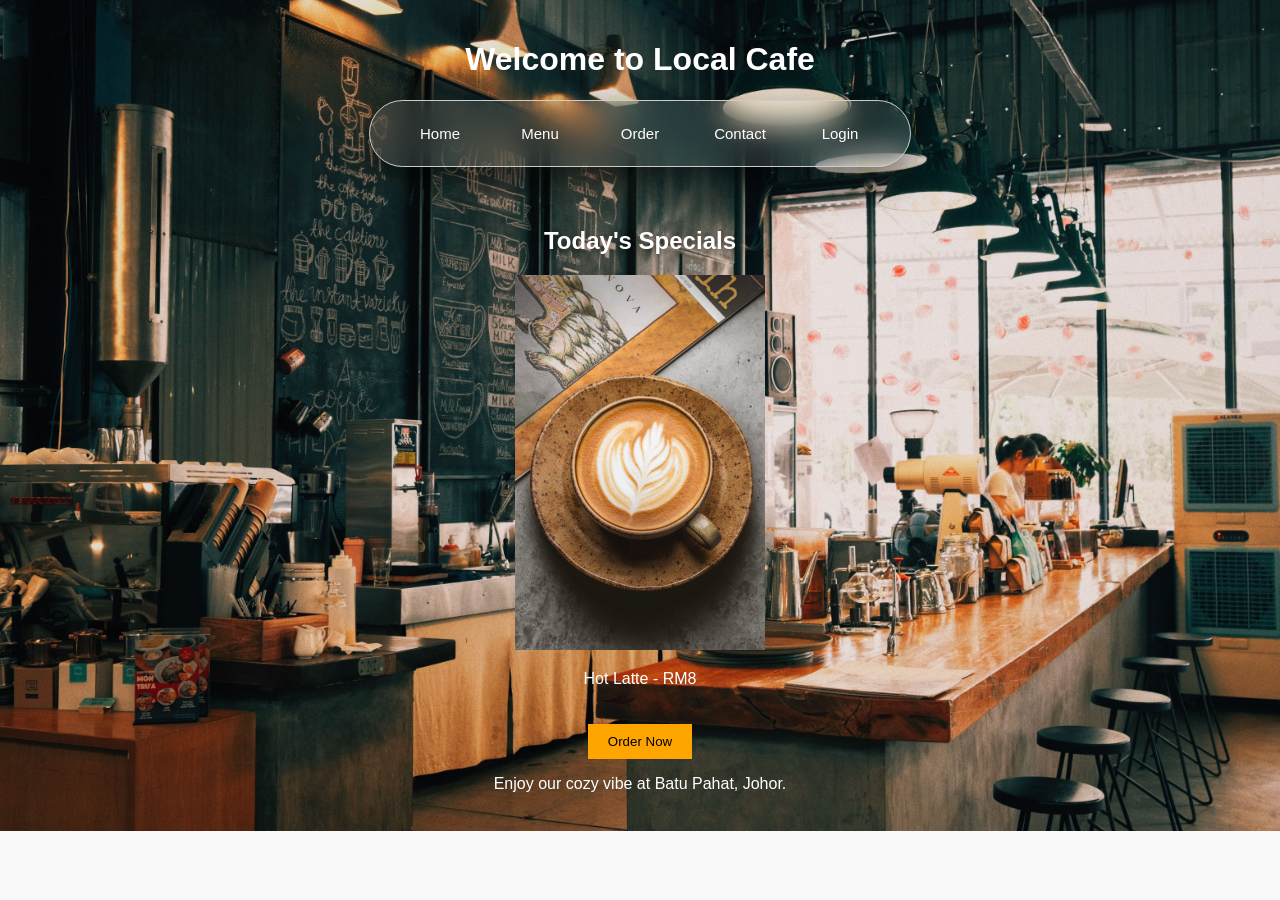
<file: index.html>
<!DOCTYPE html>
<html>
    <head>
        <meta charset="UTF-8">
        <title>Local Cafe</title>
        <link rel="stylesheet" href="style.css">
        <style>
            h1 {color: white;}
            body {background-image: url(coffeeshop.jpg);}
            h2 {color: white;}
            p {color: white;}
        </style>
    </head>
    <body>
        <header>
        <h1>Welcome to Local Cafe</h1>
            <nav class="navbar">
                <ul>
                    <li><a href="index.html">Home</a></li>
                    <li><a href="menu.html">Menu</a></li>
                    <li><a href="order.html">Order</a></li>
                    <li><a href="contact.html">Contact</a></li>
                    <li><a href="login.html">Login</a></li>
                    <li class="indicator"></li>
                </ul>
            </nav>
        </header>
        <div class="container">
            <h2>Today's Specials</h2>
            <img src="hotlatte.jpg" alt="Coffee" width="250">
            <p>Hot Latte - RM8</p>
        </div>
        <a href="menu.html"><button>Order Now</button></a>
        <p>Enjoy our cozy vibe at Batu Pahat, Johor.</p>
    </body>
</html>
</file>
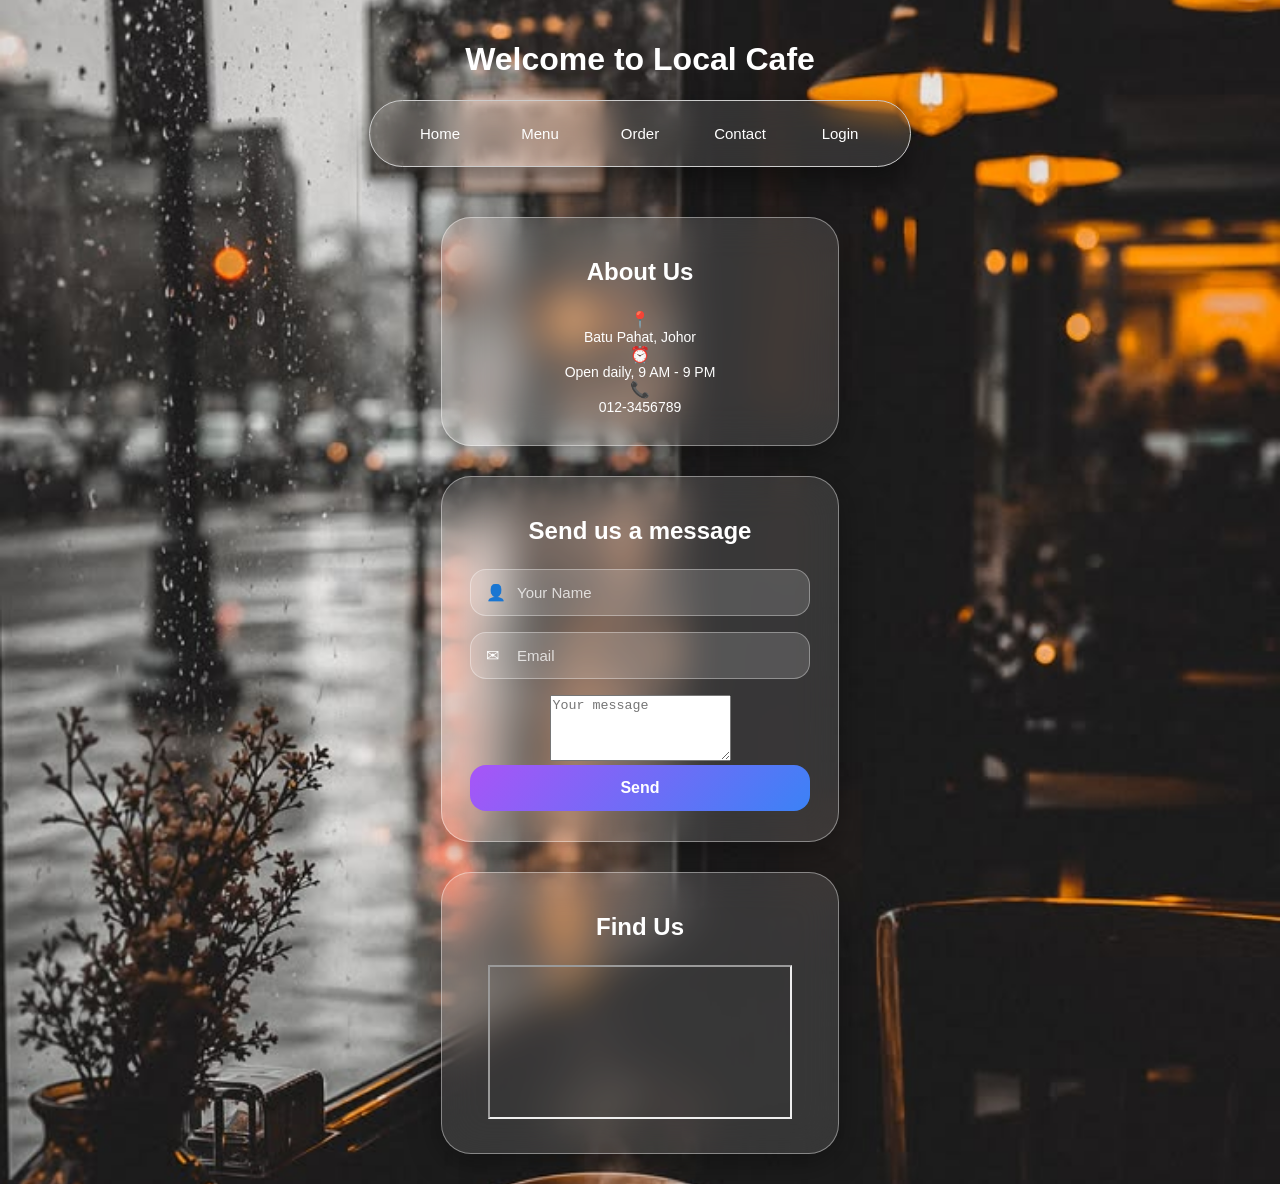
<file: contact.html>
<!DOCTYPE html>
<html lang="en">
    <head>
        <meta charset="UTF-8">
        <title>Contact</title>
        <link rel="stylesheet" href="style.css">
        <style>
            h1 {color: white;}
            body {background-image: url(contact1.jpg);}
        </style>
    </head>
    <body>
        <header>
        <h1>Welcome to Local Cafe</h1>
            <nav class="navbar">
                <ul>
                    <li><a href="index.html">Home</a></li>
                    <li><a href="menu.html">Menu</a></li>
                    <li><a href="order.html">Order</a></li>
                    <li><a href="contact.html">Contact</a></li>
                    <li><a href="login.html">Login</a></li>
                    <li class="indicator"></li>
                </ul>
            </nav>
        </header>

        <div class="contact-wrap">
            <div class="glass-card wide">
                <h2>About Us</h2>
                <div class="info-row"><span class="info-icon">&#x1F4CD;</span><p>Batu Pahat, Johor</p></div>
                <div class="info-row"><span class="info-icon">&#x23F0;</span><p>Open daily, 9 AM - 9 PM</p></div>
                <div class="info-row"><span class="info-icon">&#x1F4DE;</span><p>012-3456789</p></div>
            </div>

            <div class="glass-card wide">
                <h2>Send us a message</h2>
                <form>
                    <div class="input-box">
                        <span class="icon">&#x1F464;</span>
                        <input type="text" name="name" placeholder="Your Name" required>
                    </div>

                    <div class="input-box">
                        <span class="icon">&#x2709;</span>
                        <input type="email" name="email" placeholder="Email" required>
                    </div>

                    <textarea name="message" placeholder="Your message" rows="4" required></textarea>

                    <button type="submit" class="signin-btn">Send</button>
                </form>
            </div>
        </div>

        <div class="glass-card map-card">
            <h2>Find Us</h2>
            <iframe src="https://www.google.com/maps/embed?pb=!1m18!1m12!1m3!1d7975.4631389924325!2d103.07427313918954!3d1.853170165784863!2m3!1f0!2f0!3f0!3m2!1i1024!2i768!4f13.1!3m3!1m2!1s0x31d05fed885005b7%3A0xbb48ab49f8a45993!2sHe%20and%20She%20Coffee%20%40%20UTHM!5e0!3m2!1szh-CN!2smy!4v1791626482616!5m2!1szh-CN!2smy" allowfullscreen="" loading="lazy" referrerpolicy="strict-origin-when-cross-origin"></iframe>
        </div>
    </body>
</html>
</file>
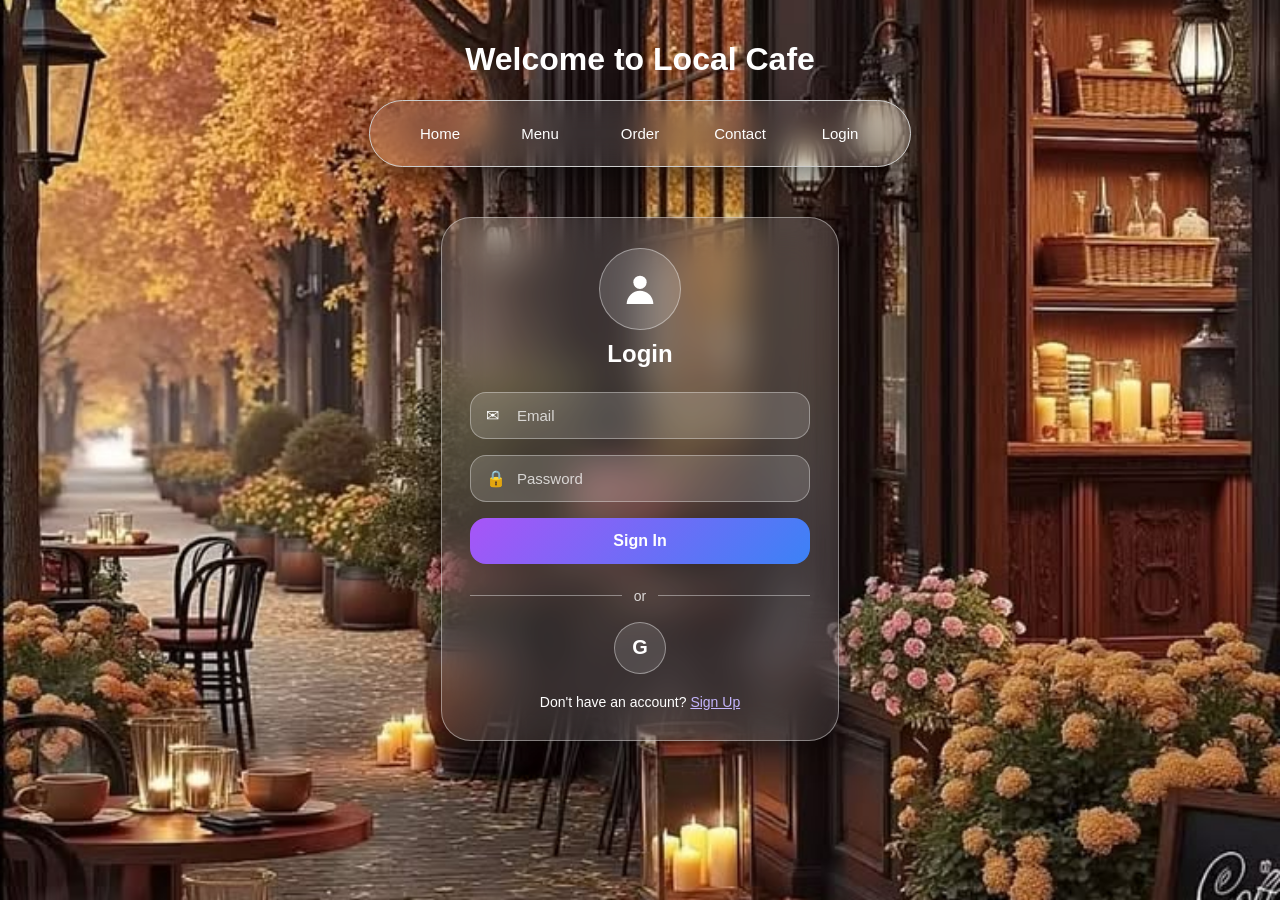
<file: login.html>
<!DOCTYPE html>
<html>
    <head>
        <meta charset="UTF-8">
        <title>Login</title>
        <link rel="stylesheet" href="style.css">
        <style>
            h1 { color: white;}
            body {background-image: url(login2.jpg);}
            body {background-position: center;}
        </style>
    </head>
    <body>
        <header>
        <h1>Welcome to Local Cafe</h1>
            <nav class="navbar">
                <ul>
                    <li><a href="index.html">Home</a></li>
                    <li><a href="menu.html">Menu</a></li>
                    <li><a href="order.html">Order</a></li>
                    <li><a href="contact.html">Contact</a></li>
                    <li><a href="login.html">Login</a></li>
                    <li class="indicator"></li>
                </ul>
            </nav>
        </header>
        <div class="glass-card">
            <div class="avatar">
                <svg width="40" height="40" viewBox="0 0 24 24" fill="white">
                    <circle cx="12" cy="8" r="4"/>
                    <path d="M4 21c0-4.4 3.6-8 8-8s8 3.6 8 8z"/>
                </svg>
            </div>
            <h2>Login</h2>

            <form action="login_process.php" method="POST">
                <div class="input-box">
                    <span class="icon">&#x2709;</span>
                    <input type="email" name="email" placeholder="Email" required>
                </div>

                <div class="input-box">
                    <span class="icon">&#x1F512;</span>
                    <input type="password" name="password" placeholder="Password" required>
                </div>
                <button type="submit" class="signin-btn">Sign In</button>
            </form>

            <div class="divider"><span>or</span></div>

            <div class="social">
                <a href="google_login.php" class="social-btn" title="Continue with Google">G</a>
            </div>

            <p>Don't have an account? <a href="signup.html">Sign Up</a></p>
        </div>
    </body>
</html>
</file>
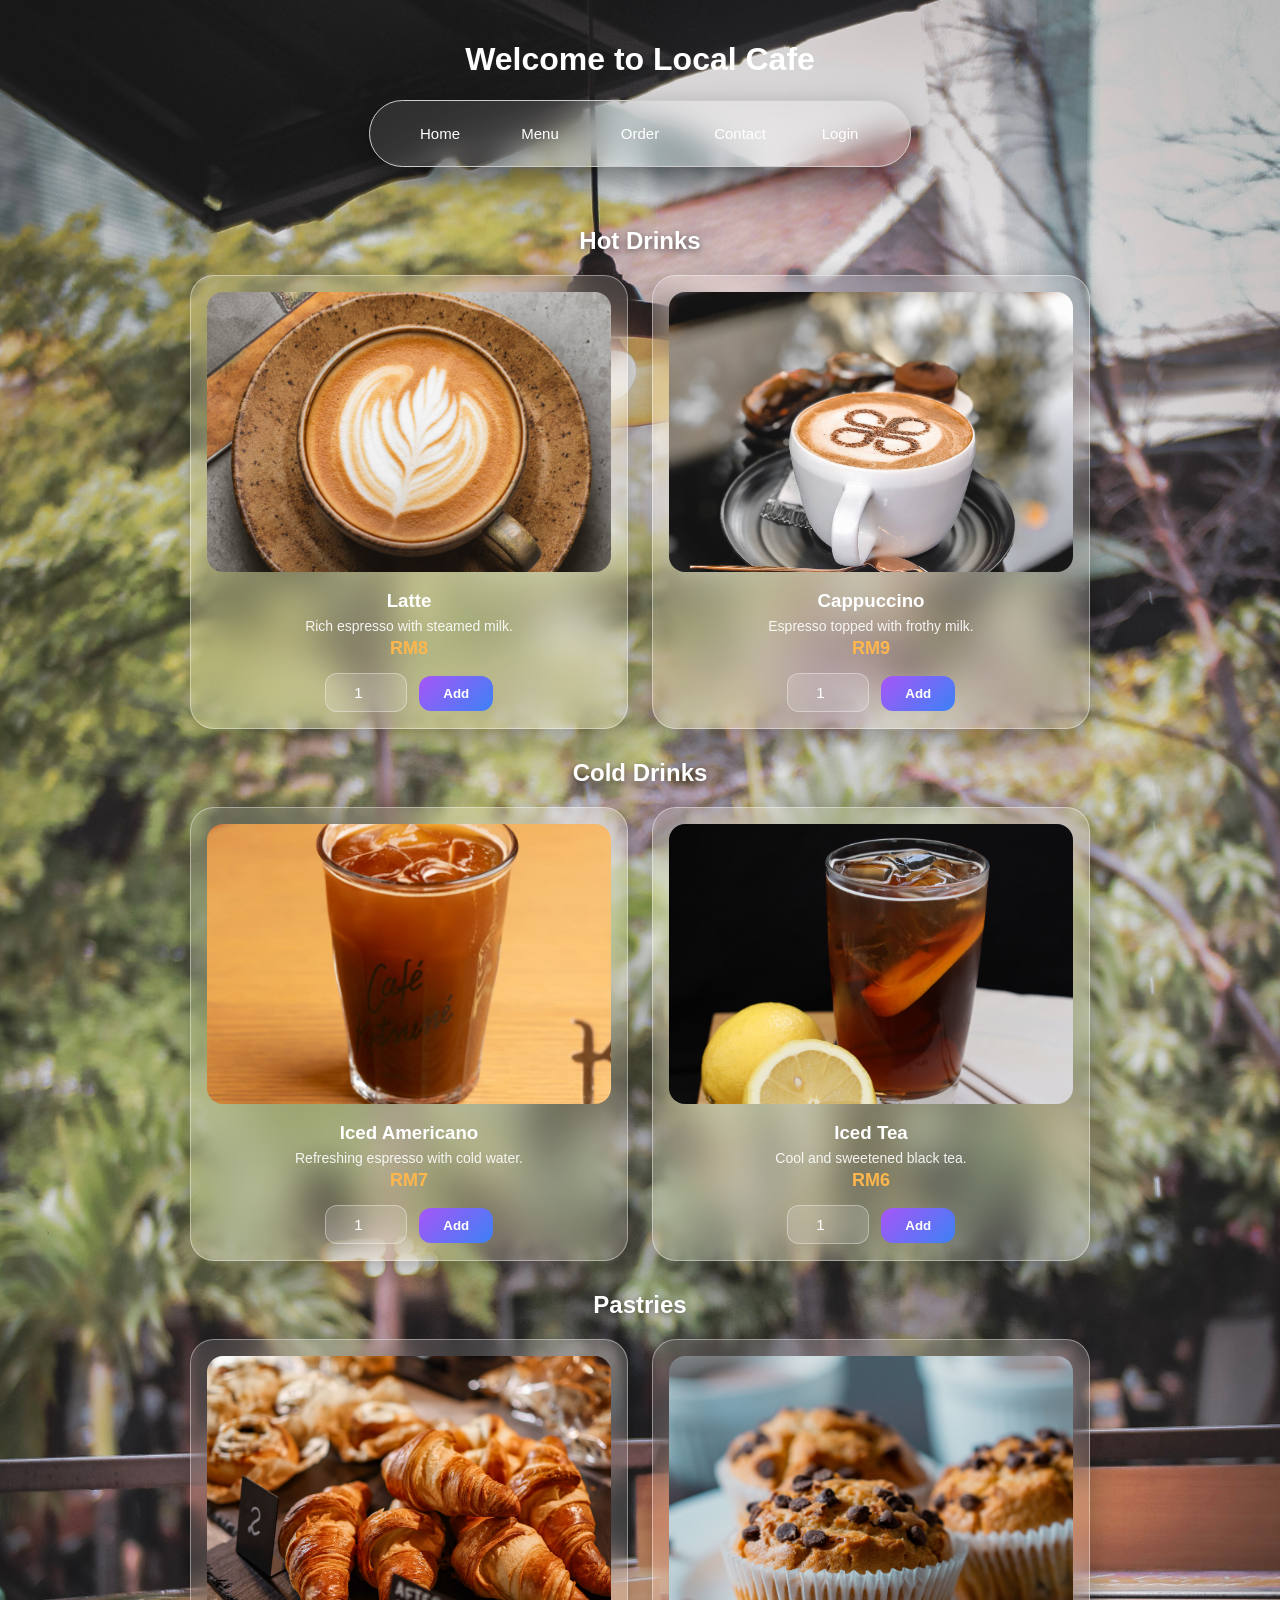
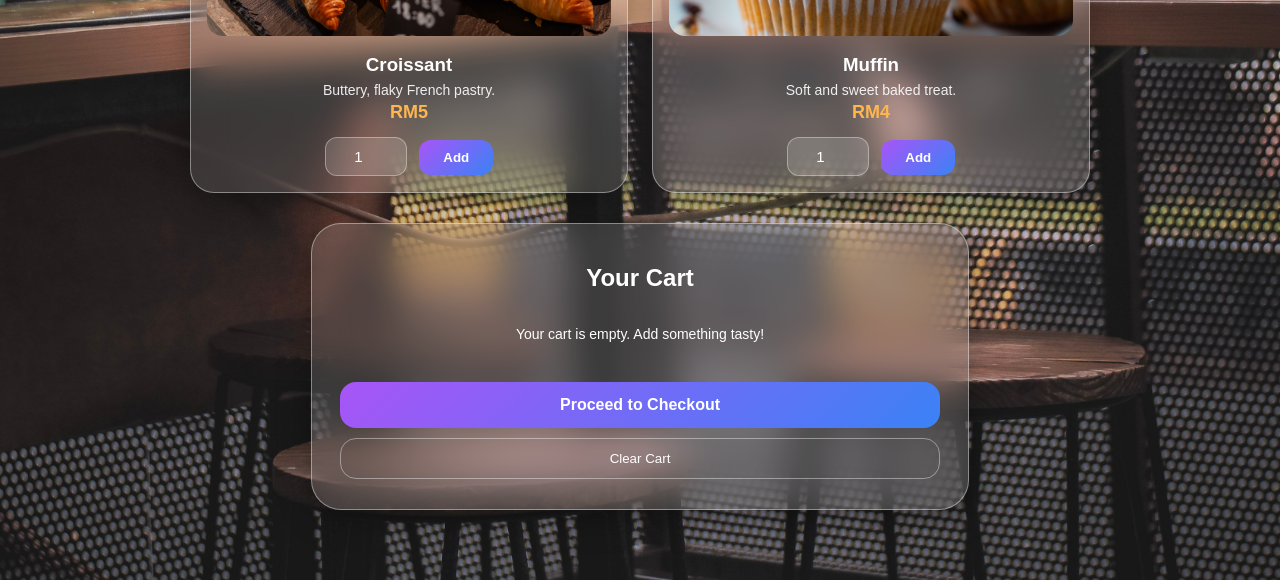
<file: menu.html>
<!DOCTYPE html>
<html lang="en">
    <head>
        <meta charset="UTF-8">
        <title>Menu</title>
        <link rel="stylesheet" href="style.css">
        <style>
            h1 {color: white;}
            body {background-image: url(background2.jpg);}
        </style>
    </head>
    <body>
        <header>
        <h1>Welcome to Local Cafe</h1>
            <nav class="navbar">
                <ul>
                    <li><a href="index.html">Home</a></li>
                    <li><a href="menu.html">Menu</a></li>
                    <li><a href="order.html">Order</a></li>
                    <li><a href="contact.html">Contact</a></li>
                    <li><a href="login.html">Login</a></li>
                    <li class="indicator"></li>
                </ul>
            </nav>
        </header>
        <div class="container">
            <h2>Hot Drinks</h2>
            <div class="menu-grid">
                <div class="menu-item">
                    <img src="hotlatte.jpg" alt="Latte">
                    <h3>Latte</h3>
                    <p>Rich espresso with steamed milk.</p>
                    <p><strong>RM8</strong></p>
                    <input type="number" id="latteQty" min="1" value="1">
                    <button onclick="addToCart('Latte',8,document.getElementById('latteQty').value)">Add</button>
                </div>
                <div class="menu-item">
                    <img src="hotcappuccino.jpg" alt="Cappuccino">
                    <h3>Cappuccino</h3>
                    <p>Espresso topped with frothy milk.</p>
                    <p><strong>RM9</strong></p>
                    <input type="number" id="cappuccinoQty" min="1" value="1">
                    <button onclick="addToCart('Cappuccino',9,document.getElementById('cappuccinoQty').value)">Add</button>
                </div>
            </div>

            <h2>Cold Drinks</h2>
            <div class="menu-grid">
                <div class="menu-item">
                    <img src="icedamericano.png" alt="Iced Americano">
                    <h3>Iced Americano</h3>
                    <p>Refreshing espresso with cold water.</p>
                    <p><strong>RM7</strong></p>
                    <input type="number" id="americanoQty" min="1" value="1">
                    <button onclick="addToCart('Iced Americano',7,document.getElementById('americanoQty').value)">Add</button>
                </div>
                    <div class="menu-item">
                    <img src="icedtea.jpg" alt="Iced Tea">
                    <h3>Iced Tea</h3>
                    <p>Cool and sweetened black tea.</p>
                    <p><strong>RM6</strong></p>
                    <input type="number" id="icedteaQty" min="1" value="1">
                    <button onclick="addToCart('Iced Tea',6,document.getElementById('icedteaQty').value)">Add</button>
                </div>
            </div>

            <h2>Pastries</h2>
            <div class="menu-grid">
                <div class="menu-item">
                    <img src="croissant.jpg" alt="Croissant">
                    <h3>Croissant</h3>
                    <p>Buttery, flaky French pastry.</p>
                    <p><strong>RM5</strong></p>
                    <input type="number" id="croissantQty" min="1" value="1">
                    <button onclick="addToCart('Croissant',5,document.getElementById('croissantQty').value)">Add</button>
                </div>
                <div class="menu-item">
                    <img src="muffin.jpg" alt="Muffin">
                    <h3>Muffin</h3>
                    <p>Soft and sweet baked treat.</p>
                    <p><strong>RM4</strong></p>
                    <input type="number" id="muffinQty" min="1" value="1">
                    <button onclick="addToCart('Muffin',4,document.getElementById('muffinQty').value)">Add</button>
                </div>
            </div>
            <div class="glass-card cart-card">
                <h2>Your Cart</h2>
                <div id="cartSummary"></div>
                <button class="signin-btn" onclick="goToOrder()">Proceed to Checkout</button>
                <button class="clear-btn" onclick="clearCart()">Clear Cart</button>
            </div>
        </div>
        <script>
            let cart = [];

            function addToCart(name, price, qty) {
            qty = parseInt(qty) || 1;
            const existing = cart.find(item => item.name === name);
            if (existing) {
                existing.qty += qty;
            } else {
                cart.push({ name, price, qty });
            }
            updateCart();
            }

            function changeQty(index, delta) {
                cart[index].qty += delta;
                if (cart[index].qty < 1) {
                    cart.splice(index, 1);
                }
                updateCart();
            }

            function removeItem(index) {
                cart.splice(index, 1);
                updateCart();
            }

            function clearCart() {
                cart = [];
                updateCart();
            }

            function updateCart() {
                const summary = document.getElementById("cartSummary");
                if (cart.length === 0) {
                    summary.innerHTML = '<p class="cart-empty">Your cart is empty. Add something tasty!</p>';
                    return;
                }

                let html = "";
                let total = 0;
                cart.forEach((item, i) => {
                    const itemTotal = item.price * item.qty;
                    total += itemTotal;
                    html += `
                        <div class="cart-row">
                            <span class="cart-name">${item.name}</span>
                            <div class="qty-control">
                                <button class="qty-btn" onclick="changeQty(${i}, -1)">&minus;</button>
                                <span>${item.qty}</span>
                                <button class="qty-btn" onclick="changeQty(${i}, 1)">+</button>
                            </div>
                            <span class="cart-price">RM${itemTotal}</span>
                            <button class="remove-btn" onclick="removeItem(${i})" title="Remove">&#x2715;</button>
                        </div>`;
                });
                html += `<div class="order-total">Total: RM${total}</div>`;
                summary.innerHTML = html;
            }

            function goToOrder() {
                if (cart.length === 0) {
                    alert("Your cart is empty. Please add an item first.");
                    return;
                }
                const items = encodeURIComponent(JSON.stringify(cart));
                const total = cart.reduce((sum, i) => sum + i.price * i.qty, 0);
                window.location.href = `order.html?items=${items}&total=RM${total}`;
            }

            updateCart();
        </script>
    </body>
</html>
</file>
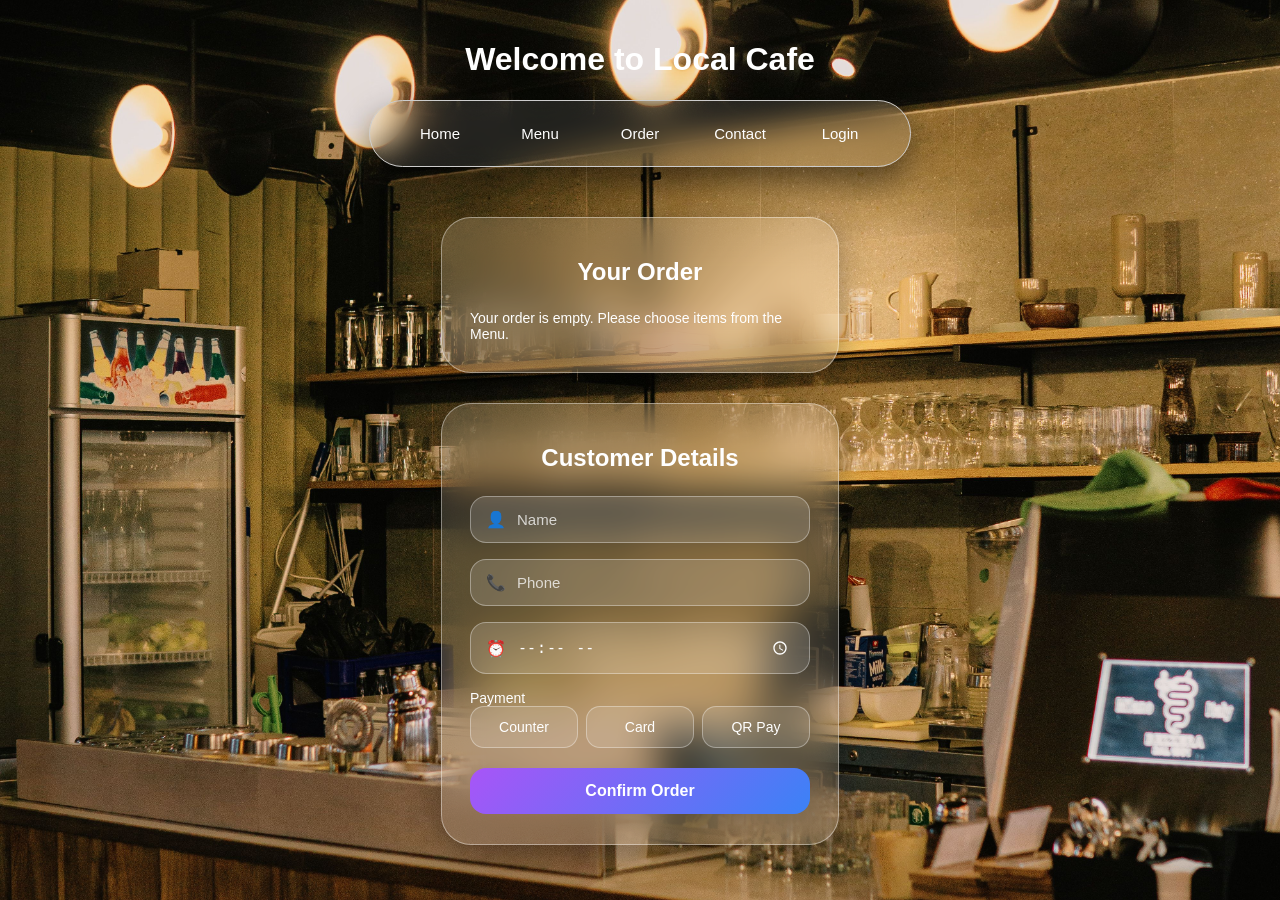
<file: order.html>
<!DOCTYPE html>
<html lang="en">
    <head>
        <meta charset="UTF-8">
        <title>Order</title>
        <link rel="stylesheet" href="style.css">
        <style>
            h1 {color: white;}
            h2 {color: white;}
            form {color: white;}
            body {background-image: url(orderbackground.jpg);}
        </style>
    </head>
    <body>
        <header>
        <h1>Welcome to Local Cafe</h1>
            <nav class="navbar">
                <ul>
                    <li><a href="index.html">Home</a></li>
                    <li><a href="menu.html">Menu</a></li>
                    <li><a href="order.html">Order</a></li>
                    <li><a href="contact.html">Contact</a></li>
                    <li><a href="login.html">Login</a></li>
                    <li class="indicator"></li>
                </ul>
            </nav>
        </header>
        <div class="contact-wrap">
            <div class="glass-card wide">
                <h2>Your Order</h2>
                <div id="orderSummary" class="order-summary"></div>
            </div>

            <div class="glass-card wide">
                <h2>Customer Details</h2>
                <form action="receipt.html" method="GET">
                    <div class="input-box">
                        <span class="icon">&#x1F464;</span>
                        <input type="text" name="name" placeholder="Name" required>
                    </div>

                    <div class="input-box">
                        <span class="icon">&#x1F4DE;</span>
                        <input type="tel" name="phone" placeholder="Phone" required>
                    </div>

                    <div class="input-box">
                        <span class="icon">&#x23F0;</span>
                        <input type="time" name="pickup" title="Pickup time">
                    </div>

                    <p class="field-label">Payment</p>
                    <div class="payment-options">
                        <label class="pay-option">
                            <input type="radio" name="payment" value="counter" required>
                            <span>Counter</span>
                        </label>
                        <label class="pay-option">
                            <input type="radio" name="payment" value="card">
                            <span>Card</span>
                        </label>
                        <label class="pay-option">
                            <input type="radio" name="payment" value="qr">
                            <span>QR Pay</span>
                        </label>
                    </div>

                    <input type="hidden" name="items" id="itemsInput">
                    <input type="hidden" name="total" id="totalInput">

                    <button type="submit" class="signin-btn">Confirm Order</button>
                </form>
            </div>
        </div>

        <script>
            const params = new URLSearchParams(window.location.search);
            const items = JSON.parse(params.get("items") || "[]");
            const total = params.get("total") || "";

            let summary = "";
            if (items.length === 0) {
                summary = "<p>Your order is empty. Please choose items from the Menu.</p>";
            } else {
                items.forEach(item => {
                    summary += `<div class="order-row"><span>${item.name} x ${item.qty}</span><span>RM${item.price * item.qty}</span></div>`;
                });
                summary += `<div class="order-total">${total}</div>`;
            }
            document.getElementById("orderSummary").innerHTML = summary;

            document.getElementById("itemsInput").value = JSON.stringify(items);
            document.getElementById("totalInput").value = total;
        </script>
    </body>
</html>
</file>
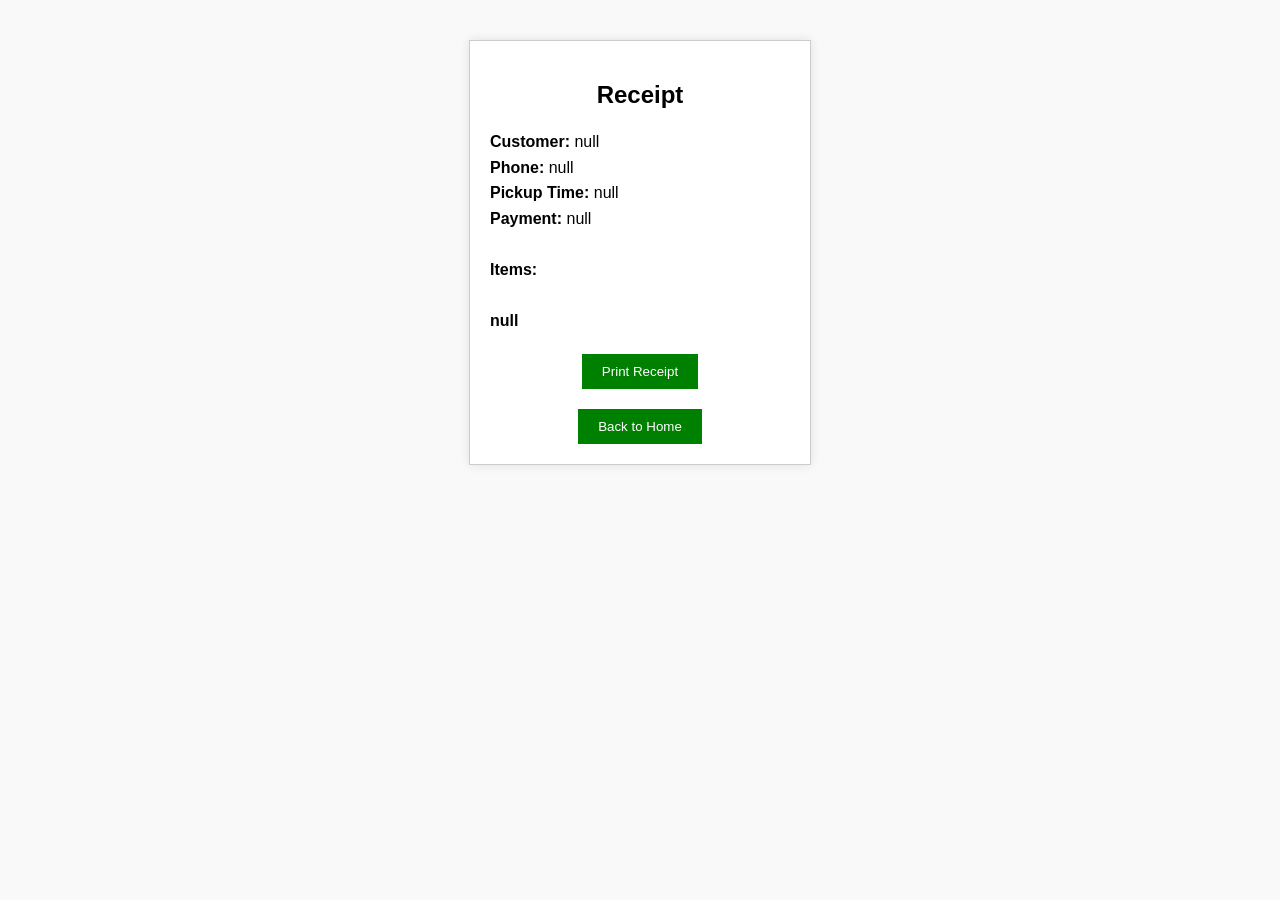
<file: receipt.html>
<!DOCTYPE html>
<html>
    <head>
        <meta charset="UTF-8">
        <title>Receipt</title>
        <style>
            body { font-family: Arial, sans-serif; background: #f9f9f9;}
            .receipt { 
                border: 1px solid #ccc; 
                background: #fff;
                padding: 20px; 
                width: 300px;
                margin: 40px auto;
                box-shadow: 0 0 10px rgba(0, 0, 0, 0.1);
            }
            h2 { text-align: center; margin-bottom: 20px;}
            #details { line-height: 1.6; }
            button {
                display: block;
                margin: 20px auto 0;
                padding: 10px 20px;
                background: green;
                color: white;
                border: none;
                cursor: pointer;
            }
            button:hover {background: darkgreen;}
        </style>
    </head>
    <body>
        <div class="receipt">
            <h2>Receipt</h2>
            <div id="details"></div>
            <div class="button">
                <button onclick="window.print()">Print Receipt</button>
                <button class="back-btn" onclick="window.location.href='index.html'">Back to Home</button>
            </div>
        </div>

    <script>
        const params = new URLSearchParams(window.location.search);
        const items = JSON.parse(params.get("items")||"[]");

        let html = "<strong>Customer:</strong> " + params.get("name") + "<br>";
        html += "<strong>Phone:</strong> " + params.get("phone") + "<br>";
        html += "<strong>Pickup Time:</strong> " + params.get("pickup") + "<br>";
        html += "<strong>Payment:</strong> " + params.get("payment") + "<br><br>";

        html += "<strong>Items:</strong><br>";
        items.forEach(item => {
            html += `${item.name} x ${item.qty} = RM${item.price * item.qty}<br>`;
        });

        html += "<br><strong>" + params.get("total") + "</strong>";

        document.getElementById("details").innerHTML = html;
        </script>
    </body>
</html>
</file>
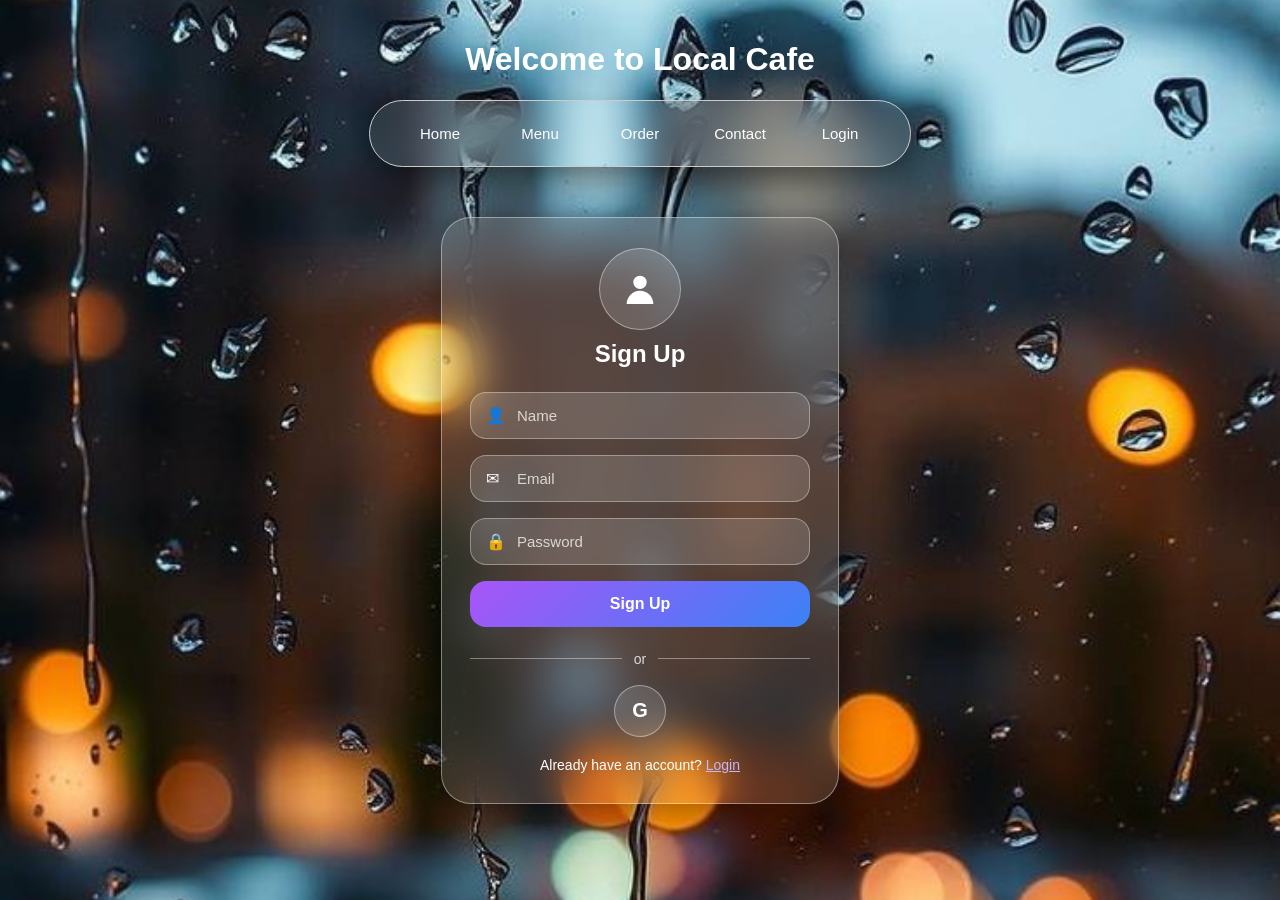
<file: signup.html>
<!DOCTYPE html>
<html lang="en">
    <head>
        <meta charset="UTF-8">
        <title>Sign Up</title>
        <link rel="stylesheet" href="style.css">
        <style>
            h1 {color: white;}
            body {background-image: url(signup2.jpg);}
            body {background-position: center -300px;}
        </style>
    </head>
    <body>
        <header>
        <h1>Welcome to Local Cafe</h1>
            <nav class="navbar">
                <ul>
                    <li><a href="index.html">Home</a></li>
                    <li><a href="menu.html">Menu</a></li>
                    <li><a href="order.html">Order</a></li>
                    <li><a href="contact.html">Contact</a></li>
                    <li><a href="login.html">Login</a></li>
                    <li class="indicator"></li>
                </ul>
            </nav>
        </header>
        <div class="glass-card">
            <div class="avatar">
                <svg width="40" height="40" viewBox="0 0 24 24" fill="white">
                    <circle cx="12" cy="8" r="4"/>
                    <path d="M4 21c0-4.4 3.6-8 8-8s8 3.6 8 8z"/>
                </svg>
            </div>
            <h2>Sign Up</h2>

            <form action="signup_process.php" method="POST">
                <div class="input-box">
                    <span class="icon">&#x1F464;</span>
                    <input type="text" name="name" placeholder="Name" required>
                </div>

                <div class="input-box">
                    <span class="icon">&#x2709;</span>
                    <input type="email" name="email" placeholder="Email" required>
                </div>

                <div class="input-box">
                    <span class="icon">&#x1F512;</span>
                    <input type="password" name="password" placeholder="Password" required>
                </div>

                <button type="submit" class="signin-btn">Sign Up</button>
            </form>

            <div class="divider"><span>or</span></div>

            <div class="social">
                <a href="google_login.php" class="social-btn" title="Continue with Google">G</a>
            </div>

            <p>Already have an account? <a href="login.html">Login</a></p>
        </div>
    </body>
</html>
</file>
<file: style.css>
body {
  font-family: Arial, sans-serif;
  text-align: center;
  margin: 0;
  background: #f9f9f9;
  background-image: url("images/background.jpg"); /* path to your image */
  background-size: cover;       /* make the image fill the screen */
  background-repeat: no-repeat; /* prevent tiling */
  background-position: center;  /* center the image */
}
header {
  color: white;
  padding: 20px 0;
  text-align: center;
}
.navbar{
  position: relative;
  display: inline-block;
  padding: 12px 20px;
  background: rgba(255, 255, 255, 0.1);
  border-radius: 60px;
  backdrop-filter: blur(15px);
  box-shadow: 0 15px 35px rgba(0, 0, 0, 0.5);
  border: 0.5px solid #ccc;
}
.navbar ul{
  position: relative;
  display: flex;
  list-style: none;
  margin: 0;
  padding: 0;
}
.navbar li{
  position: relative;
  width: 100px;
  text-align: center;
  z-index: 2;
}
.navbar a{
  display: block;
  padding: 12px 0;
  color: white;
  text-decoration: none;
  font-size: 15px;
}
.navbar .indicator{
  position: absolute;
  top: 0;
  left: 0;
  height: 100%;
  border-radius: 40px;
  background: linear-gradient(135deg, #ff9800, #ff5722);
  box-shadow: 0 0 20px rgba(255, 152, 0, 0.6);
  z-index: 1;
  opacity: 0;
  transition: transform 0.4s ease, opacity 0.3s ease;
}

.navbar li:nth-child(1):hover ~ .indicator { transform: translateX(0);     opacity: 1; }
.navbar li:nth-child(2):hover ~ .indicator { transform: translateX(100px); opacity: 1; }
.navbar li:nth-child(3):hover ~ .indicator { transform: translateX(200px); opacity: 1; }
.navbar li:nth-child(4):hover ~ .indicator { transform: translateX(300px); opacity: 1; }
.navbar li:nth-child(5):hover ~ .indicator { transform: translateX(400px); opacity: 1; }

.container {
  max-width: 900px;
  margin: auto;
  padding: 20px;
}
button {
  background: orange;
  border: none;
  padding: 10px 20px;
  cursor: pointer;
}
button:hover {
  background: darkorange;
}

.glass-card {
  max-width: 340px;
  margin: 30px auto;
  padding: 30px 28px;
  background: rgba(255, 255, 255, 0.12);
  border: 1.5px solid rgba(255, 255, 255, 0.4);
  border-radius: 30px;
  backdrop-filter: blur(20px);
  -webkit-backdrop-filter: blur(20px);
  box-shadow: 0 8px 32px rgba(0, 0, 0, 0.35);
  color: white;
}

.glass-card h2 {
  color: white;
  margin: 10px 0 24px;
}

.avatar {
  width: 80px;
  height: 80px;
  margin: 0 auto;
  display: flex;
  align-items: center;
  justify-content: center;
  border-radius: 50%;
  background: rgba(255, 255, 255, 0.15);
  border: 1px solid rgba(255, 255, 255, 0.4);
}

.glass-card input {
  width: 100%;
  box-sizing: border-box;
  padding: 14px 18px;
  margin-bottom: 16px;
  background: rgba(255, 255, 255, 0.15);
  border: 1px solid rgba(255, 255, 255, 0.35);
  border-radius: 16px;
  color: white;
  font-size: 15px;
  outline: none;
}

.glass-card input::placeholder {
  color: rgba(255, 255, 255, 0.75);
}

.glass-card input:focus {
  border-color: white;
  background: rgba(255, 255, 255, 0.22);
}

.glass-card .signin-btn {
  width: 100%;
  padding: 14px;
  border-radius: 16px;
  background: linear-gradient(135deg, #a855f7, #3b82f6);
  color: white;
  font-size: 16px;
  font-weight: bold;
  transition: transform 0.2s ease, box-shadow 0.2s ease;
}

.glass-card .signin-btn:hover {
  background: linear-gradient(135deg, #b46cf8, #5a9bf8);
  transform: translateY(-2px);
  box-shadow: 0 8px 20px rgba(59, 130, 246, 0.5);
}

.divider {
  display: flex;
  align-items: center;
  gap: 12px;
  margin: 24px 0 18px;
  color: rgba(255, 255, 255, 0.8);
  font-size: 14px;
}

.divider::before,
.divider::after {
  content: "";
  flex: 1;
  height: 1px;
  background: rgba(255, 255, 255, 0.4);
}

.social {
  display: flex;
  justify-content: center;
  gap: 16px;
  margin-bottom: 20px;
}

.social-btn {
  width: 50px;
  height: 50px;
  display: flex;
  align-items: center;
  justify-content: center;
  border-radius: 50%;
  background: rgba(255, 255, 255, 0.12);
  border: 1px solid rgba(255, 255, 255, 0.4);
  color: white;
  font-size: 20px;
  font-weight: bold;
  text-decoration: none;
  transition: background 0.2s ease;
}

.social-btn:hover {
  background: rgba(255, 255, 255, 0.28);
}

.glass-card p {
  color: white;
  margin: 0;
  font-size: 14px;
}

.glass-card p a {
  color: #c4b5fd;
}

.input-box {
  position: relative;
  margin-bottom: 16px;
}

.input-box .icon {
  position: absolute;
  left: 16px;
  top: 50%;
  transform: translateY(-50%);
  font-size: 16px;
  pointer-events: none;
}

.input-box input {
  padding-left: 46px;
  margin-bottom: 0;
}

.order-summary {
  text-align: left;
}

.order-row {
  display: flex;
  justify-content: space-between;
  gap: 12px;
  padding: 12px 0;
  border-bottom: 1px solid rgba(255, 255, 255, 0.25);
  font-size: 15px;
}

.order-total {
  margin-top: 16px;
  padding: 12px 16px;
  text-align: right;
  font-weight: bold;
  font-size: 17px;
  background: rgba(255, 255, 255, 0.15);
  border: 1px solid rgba(255, 255, 255, 0.35);
  border-radius: 16px;
}

.field-label {
  text-align: left;
  margin: 4px 0 10px;
  font-size: 14px;
  color: rgba(255, 255, 255, 0.85);
}

.payment-options {
  display: flex;
  gap: 8px;
  margin-bottom: 20px;
}

.pay-option {
  flex: 1;
  cursor: pointer;
}

.glass-card .pay-option input {
  position: absolute;
  opacity: 0;
  width: 1px;
  height: 1px;
  margin: 0;
  padding: 0;
}

.pay-option span {
  display: block;
  padding: 12px 6px;
  font-size: 14px;
  background: rgba(255, 255, 255, 0.12);
  border: 1px solid rgba(255, 255, 255, 0.35);
  border-radius: 14px;
  transition: background 0.2s ease;
}

.pay-option:hover span {
  background: rgba(255, 255, 255, 0.25);
}

.pay-option input:checked + span {
  background: linear-gradient(135deg, #a855f7, #3b82f6);
  border-color: white;
  font-weight: bold;
}

.glass-card input[type="time"] {
  color-scheme: dark;
}

.container h2 {
  color: white;
  text-shadow: 0 2px 8px rgba(0, 0, 0, 0.6);
}

/* Menu cards */
.menu-grid {
  display: grid;
  grid-template-columns: repeat(auto-fit, minmax(250px, 1fr));
  gap: 24px;
  margin-bottom: 30px;
}

.menu-item {
  padding: 16px;
  background: rgba(255, 255, 255, 0.12);
  border: 1.5px solid rgba(255, 255, 255, 0.4);
  border-radius: 24px;
  backdrop-filter: blur(20px);
  -webkit-backdrop-filter: blur(20px);
  box-shadow: 0 8px 32px rgba(0, 0, 0, 0.35);
  color: white;
  text-align: center;
  transition: transform 0.25s ease, box-shadow 0.25s ease;
}

.menu-item:hover {
  transform: translateY(-6px);
  box-shadow: 0 14px 36px rgba(0, 0, 0, 0.5);
}

.menu-item img {
  width: 100%;
  height: 280px;
  object-fit: cover;
  border-radius: 16px;
}

.menu-item h3 {
  margin: 14px 0 6px;
  color: white;
}

.menu-item p {
  margin: 4px 0;
  color: rgba(255, 255, 255, 0.9);
  font-size: 14px;
}

.menu-item p strong {
  font-size: 18px;
  color: #ffb74d;
}

.menu-item input[type="number"] {
  width: 60px;
  padding: 10px;
  margin: 10px 8px 0 0;
  text-align: center;
  background: rgba(255, 255, 255, 0.15);
  border: 1px solid rgba(255, 255, 255, 0.35);
  border-radius: 12px;
  color: white;
  font-size: 15px;
  outline: none;
}

.menu-item button {
  padding: 10px 24px;
  border-radius: 12px;
  background: linear-gradient(135deg, #a855f7, #3b82f6);
  color: white;
  font-weight: bold;
  transition: transform 0.2s ease, box-shadow 0.2s ease;
}

.menu-item button:hover {
  background: linear-gradient(135deg, #b46cf8, #5a9bf8);
  transform: translateY(-2px);
  box-shadow: 0 6px 16px rgba(59, 130, 246, 0.5);
}

/* Cart */
.cart-card {
  max-width: 600px;
  margin: 30px auto 50px;
  text-align: left;
}

.cart-card h2 {
  text-align: center;
  text-shadow: none;
}

.cart-empty {
  text-align: center;
  padding: 10px 0 20px;
  color: rgba(255, 255, 255, 0.8);
}

.cart-row {
  display: flex;
  align-items: center;
  gap: 12px;
  padding: 12px 0;
  border-bottom: 1px solid rgba(255, 255, 255, 0.25);
}

.cart-name {
  flex: 1;
  font-size: 15px;
}

.qty-control {
  display: flex;
  align-items: center;
  gap: 10px;
}

.qty-btn {
  width: 30px;
  height: 30px;
  padding: 0;
  border-radius: 50%;
  background: rgba(255, 255, 255, 0.2);
  border: 1px solid rgba(255, 255, 255, 0.4);
  color: white;
  font-size: 16px;
}

.qty-btn:hover {
  background: rgba(255, 255, 255, 0.35);
}

.cart-price {
  min-width: 60px;
  text-align: right;
  font-weight: bold;
}

.remove-btn {
  width: 30px;
  height: 30px;
  padding: 0;
  border-radius: 50%;
  background: rgba(255, 82, 82, 0.25);
  border: 1px solid rgba(255, 82, 82, 0.6);
  color: white;
  font-size: 13px;
}

.remove-btn:hover {
  background: rgba(255, 82, 82, 0.6);
}

.cart-card .signin-btn {
  margin-top: 20px;
}

.clear-btn {
  width: 100%;
  margin-top: 10px;
  padding: 12px;
  border-radius: 16px;
  background: transparent;
  border: 1px solid rgba(255, 255, 255, 0.4);
  color: white;
}

.clear-btn:hover {
  background: rgba(255, 255, 255, 0.15);
}
</file>
